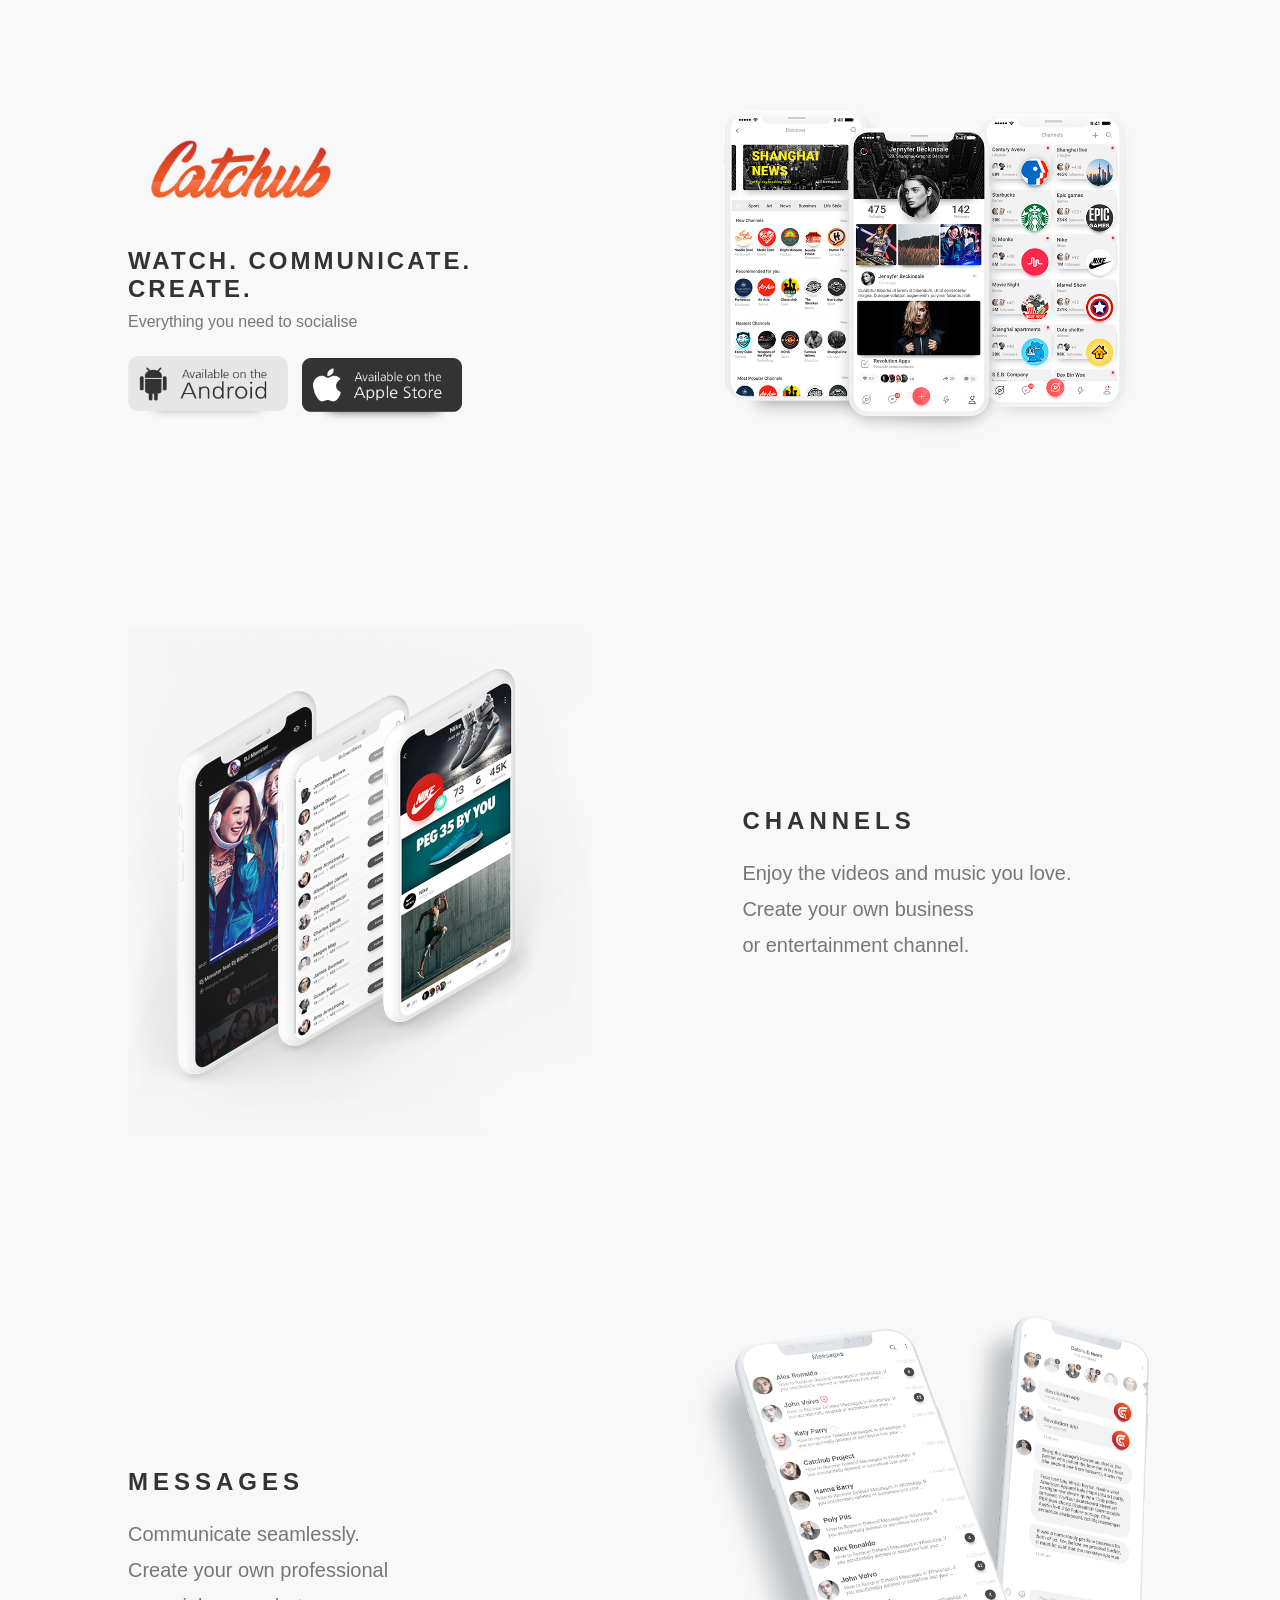
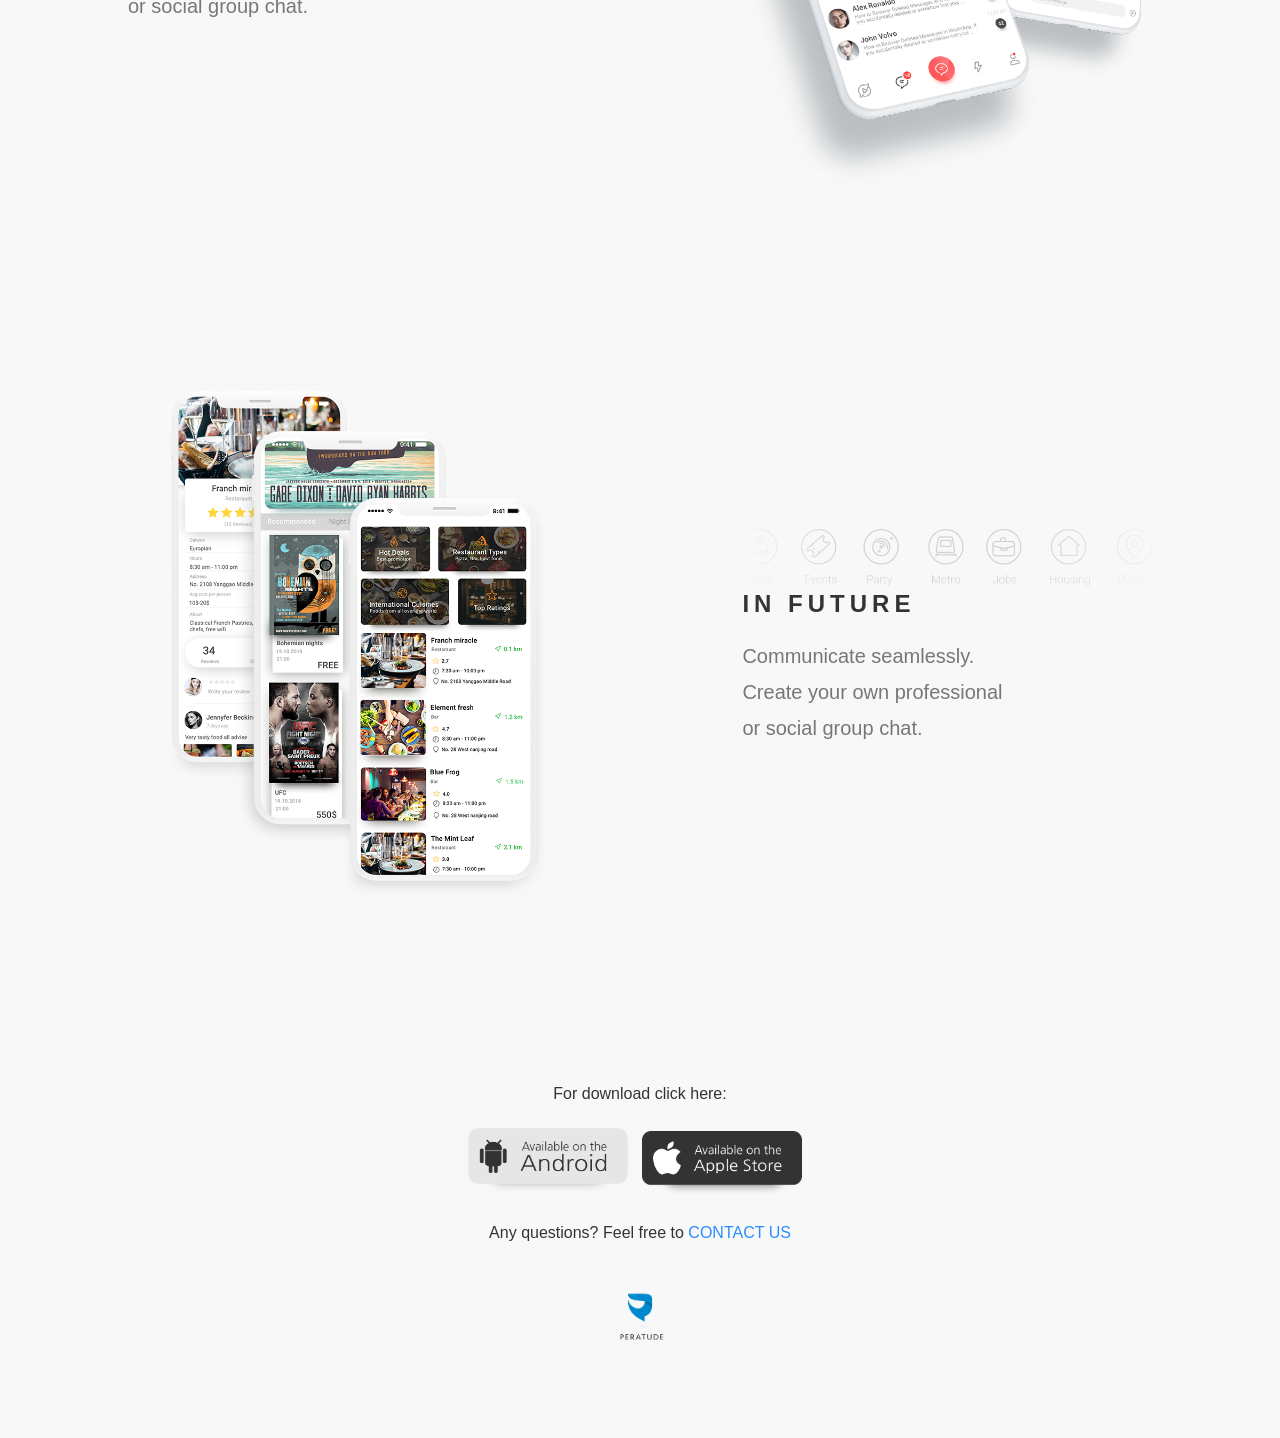
<file: index.html>
<!doctype html>
<html>

<head>
    <title>"Catchub"</title>
    <link rel="stylesheet" href="stylesheet.css">
</head>

<body>
    <header class="hero">
        <div class="left">
            <img src="images/logo.png" alt="Catchub log image" class="logo">
            <h2>WATCH. COMMUNICATE. CREATE.</h2>
            <p>Everything you need to socialise</p>
            <div class="stores">
                <img src="images/play_store.png" alt="playstore image">
                <img src="images/app_store.png" alt="appstore image">
            </div>

        </div>

        <div class="right">
            <img src="images/top_screens.png" alt="top-screen image">
        </div>

    </header>

    <section class="feature">
        <div class="image">
            <img src="images/sec_screens.png" alt="sec_screens image">
        </div>
        <div class="text">
            <h2>CHANNELS</h2>
            <p>Enjoy the videos and music you love.<br>
                Create your own business<br>
                or entertainment channel.
            </p>

        </div>

    </section>

    <section class="feature reverse">
        <div class="image">
            <img src="images/thhh_screens.png">
        </div>
        <div class="text">
            <h2>MESSAGES</h2>
            <p>Communicate seamlessly.<br>
                Create your own professional<br>
                or social group chat.
            </p>

        </div>

    </section>

    <section class="feature">
        <div class="image">
            <img src="images/for_screens.png">
        </div>
        <div class="text">
            <div class="vectors">
                <img src="images/vectors.png">
            </div>
            <h2>IN FUTURE</h2>
            <p>Communicate seamlessly.<br>
                Create your own professional<br>
                or social group chat.
            </p>

    </section>

    <footer>
        <p>For download click here:</p>
        <div class="stores">
            <img src="images/play_store.png">
            <img src="images/app_store.png">
        </div>

        <p>Any questions? Feel free to <a href="#">CONTACT US</a></p>

        <img src="images/peratude.png" class="footer-logo">

    </footer>

</body>

</html>
</file>
<file: stylesheet.css>
* {
    margin: 0;
    padding: 0;
    box-sizing: border-box;
    font-family: Arial, sans-serif;
}

body {

    background: #f8f8f8;

    color: #333;

}

.hero {

    display: flex;

    justify-content: space-between;

    align-items: center;

    padding: 80px 10%;

}

.hero .left {

    width: 45%;

}

.hero .right {

    width: 45%;

    text-align: center;

}

.hero img {

    max-width: 100%;

}

.logo {

    width: 220px;

    margin-bottom: 20px;

}

.hero h2 {

    letter-spacing: 3px;

    margin-bottom: 10px;

}

.hero p {

    color: #777;

    margin-bottom: 25px;

}

.stores img {

    width: 160px;

    margin-right: 10px;

}

.feature {

    display: flex;

    justify-content: space-between;

    align-items: center;

    padding: 80px 10%;

}

.feature.reverse {

    flex-direction: row-reverse;

}

.image {

    width: 45%;

    text-align: center;

}

.image img,
.vectors img {

    max-width: 100%;

}

.text {

    width: 40%;

}

.text h2 {

    letter-spacing: 5px;

    margin-bottom: 20px;

}

.text p {

    font-size: 20px;

    color: #777;

    line-height: 1.8;

}

footer {

    text-align: center;

    padding: 80px 20px;
}

footer .stores {

    margin: 25px 0;

}

footer a {

    text-decoration: none;

    color: #2a8cff;

}

.footer-logo {
    width: 70px;

    margin-top: 40px;

}

@media(max-width:768px) {

    .hero,
    .feature,
    .feature.reverse {

        flex-direction: column;

        text-align: center;

    }

    .left,
    .right,
    .image,
    .text {

        width: 100%;

        margin-bottom: 40px;

    }

}
</file>
